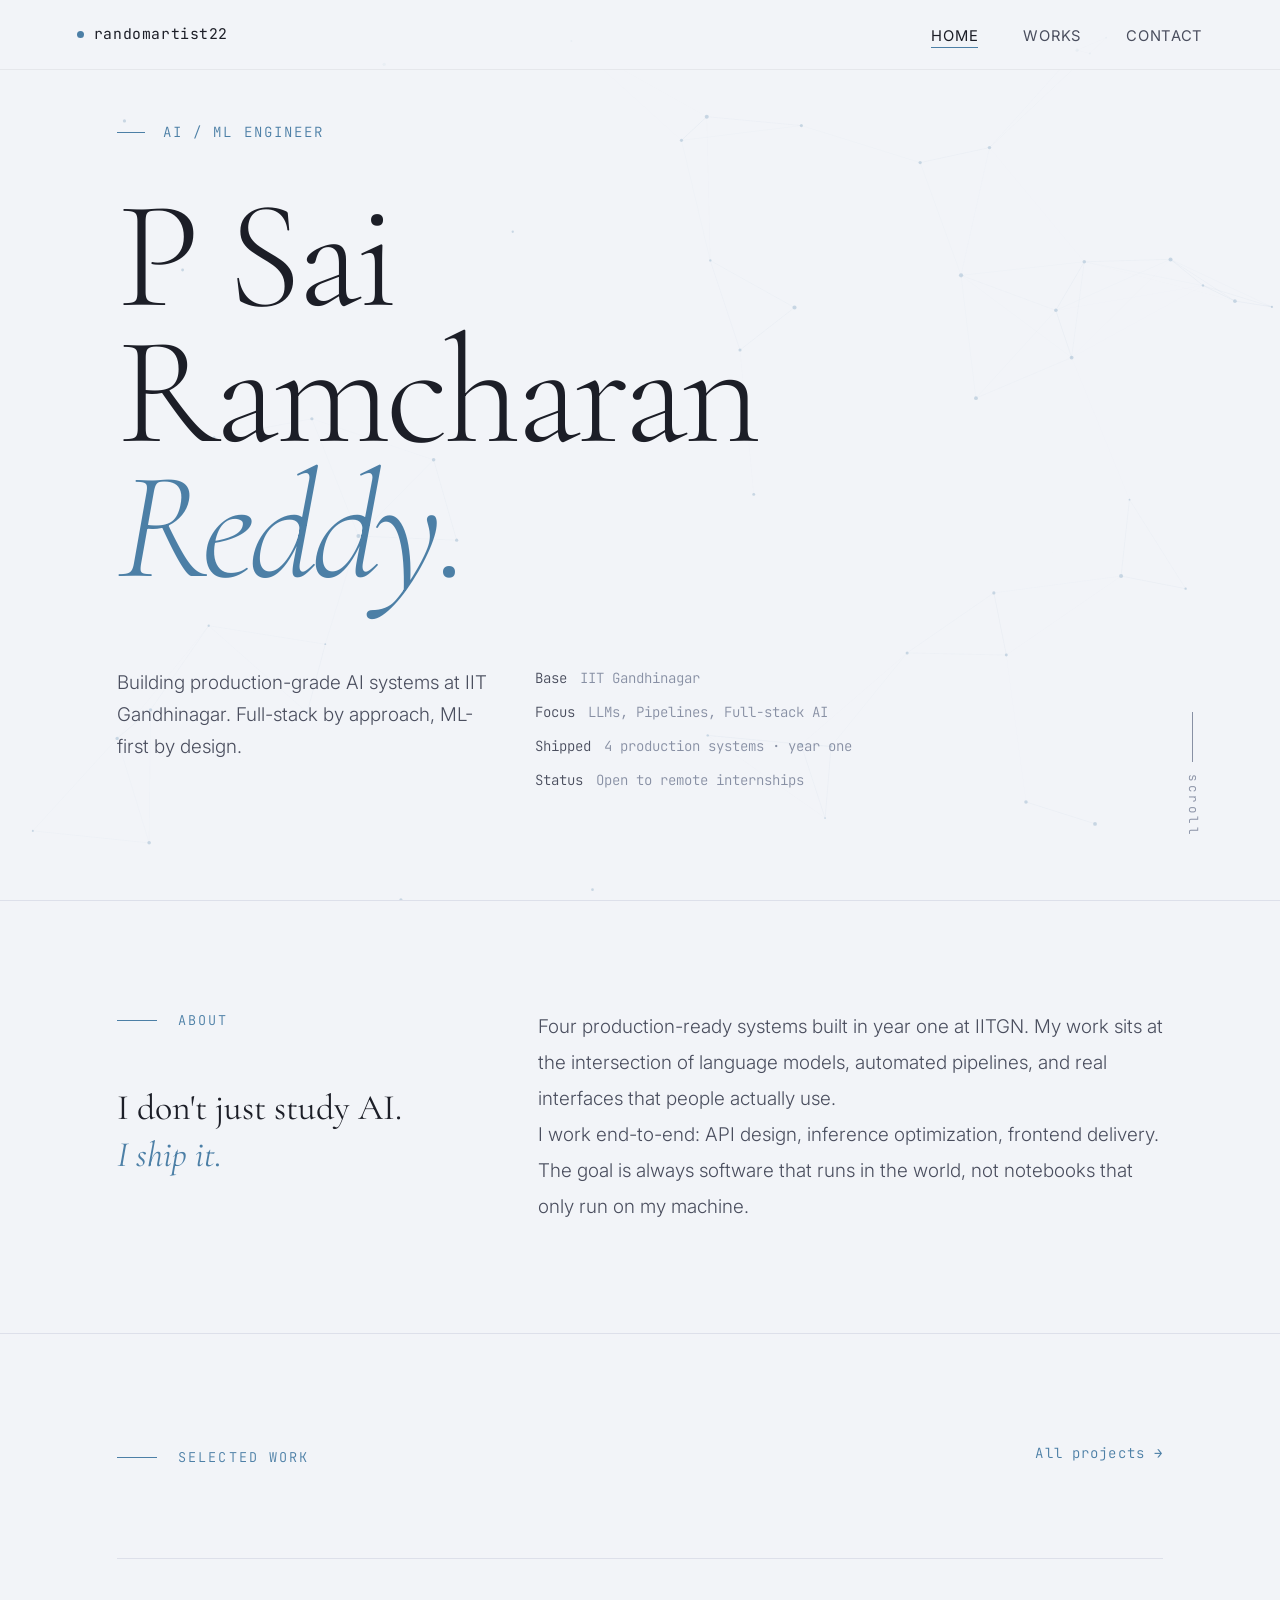
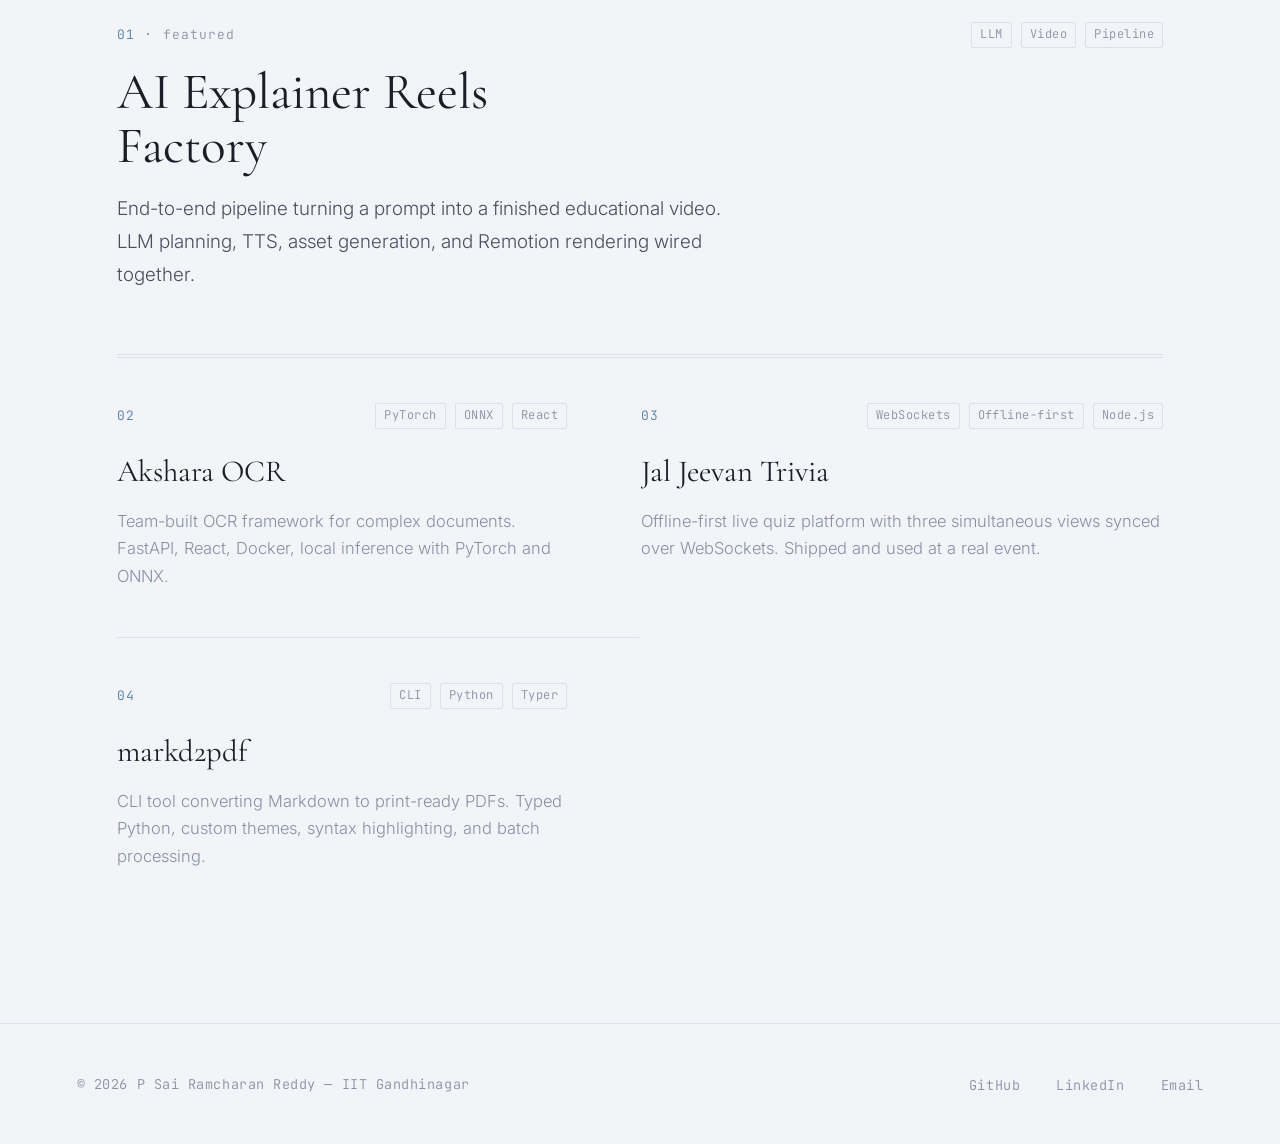
<file: index.html>
<!DOCTYPE html>
<html lang="en">

<head>
    <meta charset="UTF-8">
    <meta name="viewport" content="width=device-width, initial-scale=1.0">

    <!-- Primary meta -->
    <meta name="description"
        content="P Sai Ramcharan Reddy — AI/ML Engineer and builder based at IIT Gandhinagar. Building production-grade AI systems and software.">

    <!-- Open Graph -->
    <meta property="og:title" content="P Sai Ramcharan Reddy — AI Engineer">
    <meta property="og:description"
        content="Building production-grade AI systems at IIT Gandhinagar. Full-stack by approach, ML-first by design.">
    <meta property="og:url" content="https://randomartist22.github.io/">
    <meta property="og:type" content="website">
    <meta property="og:image" content="https://randomartist22.github.io/og-image.png">
    <meta property="og:image:width" content="1200">
    <meta property="og:image:height" content="630">
    <meta property="og:image:alt" content="P Sai Ramcharan Reddy — AI / ML Engineer at IIT Gandhinagar">

    <!-- Twitter Card -->
    <meta name="twitter:card" content="summary_large_image">
    <meta name="twitter:title" content="P Sai Ramcharan Reddy — AI Engineer">
    <meta name="twitter:description"
        content="Building production-grade AI systems at IIT Gandhinagar. Four production tools shipped in year one.">
    <meta name="twitter:image" content="https://randomartist22.github.io/og-image.png">

    <title>Sai Ramcharan — AI Engineer</title>
    <link rel="icon" href="favicon.svg" type="image/svg+xml">

    <link rel="preconnect" href="https://fonts.googleapis.com">
    <link rel="preconnect" href="https://fonts.gstatic.com" crossorigin>
    <link
        href="https://fonts.googleapis.com/css2?family=Cormorant+Garamond:ital,wght@0,300;0,400;0,600;1,300;1,400&family=Inter:wght@300;400;500&family=JetBrains+Mono:wght@300;400&display=swap"
        rel="stylesheet">

    <link rel="stylesheet" href="css/style.css">

    <style>
        /* ---- Page-specific: index.html ---- */

        .hero {
            min-height: 100vh;
            display: flex;
            flex-direction: column;
            justify-content: flex-end;
            padding-bottom: 12vh;
            padding-top: 70px;
            position: relative;
            overflow: hidden;
        }

        #hero-canvas {
            position: absolute;
            inset: 0;
            width: 100%;
            height: 100%;
            opacity: 0.55;
            pointer-events: none;
        }

        .hero-content {
            position: relative;
            z-index: 2;
        }

        .hero-eyebrow {
            font-family: var(--mono);
            font-size: 0.78rem;
            color: var(--accent);
            letter-spacing: 0.15em;
            text-transform: uppercase;
            margin-bottom: 2.5rem;
            display: flex;
            align-items: center;
            gap: 1rem;
        }

        .hero-eyebrow::before {
            content: '';
            display: block;
            width: 28px;
            height: 1px;
            background-color: var(--accent);
        }

        .hero-name {
            font-family: var(--serif);
            font-size: clamp(4.5rem, 12vw, 10rem);
            font-weight: 300;
            line-height: 0.88;
            letter-spacing: -0.03em;
            color: var(--ink);
            margin-bottom: 4rem;
        }

        /* Each name line is its own reveal unit */
        .name-line {
            display: block;
        }

        .hero-name em {
            font-style: italic;
            color: var(--accent);
        }

        .hero-foot {
            display: grid;
            grid-template-columns: 1fr 1fr;
            gap: 2rem;
            max-width: 800px;
        }

        .hero-tagline {
            font-size: 1.05rem;
            font-weight: 300;
            color: var(--ink-mid);
            line-height: 1.7;
        }

        .hero-meta {
            display: flex;
            flex-direction: column;
            justify-content: flex-end;
            gap: 0.6rem;
        }

        .hero-meta-row {
            display: flex;
            align-items: center;
            gap: 0.75rem;
            font-family: var(--mono);
            font-size: 0.78rem;
            color: var(--ink-light);
        }

        .hero-meta-row span.label {
            color: var(--ink-mid);
        }

        .hero-scroll-hint {
            position: fixed;
            bottom: 3.5rem;
            right: 6vw;
            writing-mode: vertical-rl;
            text-orientation: mixed;
            font-family: var(--mono);
            font-size: 0.7rem;
            letter-spacing: 0.2em;
            color: var(--ink-light);
            display: flex;
            align-items: center;
            gap: 12px;
            z-index: 205; /* Above navbar glass */
            transition: opacity 0.6s var(--ease);
            pointer-events: none;
        }

        .hero-scroll-hint::before {
            content: '';
            display: block;
            width: 1px;
            height: 50px;
            background-color: var(--ink-light);
            animation: scrollline 1.8s var(--ease-out) infinite;
        }

        @keyframes scrollline {
            0% {
                transform: scaleY(0);
                transform-origin: top;
            }

            45% {
                transform: scaleY(1);
                transform-origin: top;
            }

            55% {
                transform: scaleY(1);
                transform-origin: bottom;
            }

            100% {
                transform: scaleY(0);
                transform-origin: bottom;
            }
        }



        /* ---- About strip ---- */
        .about-strip {
            padding: 12vh 0;
            border-top: 1px solid var(--bg-3);
        }

        .about-grid {
            display: grid;
            grid-template-columns: 1fr 2fr;
            gap: 6rem;
            align-items: start;
        }

        .about-statement {
            font-family: var(--serif);
            font-size: clamp(1.6rem, 2.8vw, 2.4rem);
            font-weight: 400;
            line-height: 1.3;
            color: var(--ink);
            padding-top: 0.5rem;
        }

        .about-statement em {
            font-style: italic;
            color: var(--accent);
        }

        .about-body {
            font-size: 1.05rem;
            color: var(--ink-mid);
            line-height: 1.9;
        }

        .about-body p+p {
            margin-top: 1.2rem;
        }

        /* ---- Selected work preview ---- */
        .work-preview {
            padding: 12vh 0;
            border-top: 1px solid var(--bg-3);
        }

        .work-preview-header {
            display: flex;
            align-items: baseline;
            justify-content: space-between;
            margin-bottom: 5vh;
        }

        .view-all-link {
            font-family: var(--mono);
            font-size: 0.78rem;
            letter-spacing: 0.08em;
            color: var(--accent);
            display: flex;
            align-items: center;
            gap: 0.5rem;
            transition: gap 0.3s var(--ease);
        }

        .view-all-link:hover {
            gap: 1rem;
        }

        .work-list {
            display: grid;
            grid-template-columns: 1fr 1fr;
            gap: 2px;
        }

        .work-list-item {
            display: block;
            padding: 2.5rem 0;
            border-top: 1px solid var(--bg-3);
            position: relative;
            overflow: hidden;
        }

        /* Accent sweep line on hover */
        .work-list-item::before {
            content: '';
            position: absolute;
            top: -1px;
            left: 0;
            width: 0;
            height: 1px;
            background-color: var(--accent);
            transition: width 0.45s var(--ease);
        }

        .work-list-item:hover::before {
            width: 100%;
        }

        .wli-top {
            display: flex;
            align-items: center;
            justify-content: space-between;
            margin-bottom: 1rem;
        }

        .wli-num {
            font-family: var(--mono);
            font-size: 0.72rem;
            color: var(--accent);
            letter-spacing: 0.1em;
        }

        .wli-tags {
            display: flex;
            gap: 0.5rem;
            flex-wrap: wrap;
        }

        .wli-tag {
            font-family: var(--mono);
            font-size: 0.67rem;
            color: var(--ink-light);
            border: 1px solid var(--bg-3);
            border-radius: 2px;
            padding: 2px 8px;
            letter-spacing: 0.04em;
        }

        .wli-title {
            font-family: var(--serif);
            font-size: 1.7rem;
            font-weight: 400;
            color: var(--ink);
            margin-bottom: 0.6rem;
            transition: color 0.3s, padding-left 0.4s var(--ease);
        }

        .work-list-item:hover .wli-title {
            color: var(--accent);
            padding-left: 0.3rem;
        }

        .wli-desc {
            font-size: 0.92rem;
            color: var(--ink-light);
            line-height: 1.65;
        }

        /* ---- Featured card variant ----
           Project 01 spans both columns with a larger title and more breathing
           room. The remaining items (02-04) fall into a 2-col grid below it. */
        .work-list-item--featured {
            grid-column: 1 / -1;
            padding-top: 3.5rem;
            padding-bottom: 3.5rem;
            border-bottom: 1px solid var(--bg-3);
        }

        .work-list-item--featured .wli-num::after {
            content: ' \00b7  featured';
            color: var(--ink-light);
            letter-spacing: 0.08em;
        }

        .work-list-item--featured .wli-title {
            font-size: clamp(2.4rem, 4vw, 3.2rem);
            margin-top: 0.5rem;
            margin-bottom: 1rem;
            line-height: 1.05;
            max-width: 18ch;
        }

        .work-list-item--featured .wli-desc {
            font-size: 1.05rem;
            color: var(--ink-mid);
            max-width: 640px;
            line-height: 1.75;
        }

        /* After featured spans both cols, items 2 and 4 are visual col-1.
           They get the asymmetric right-padding for breathing room. */
        .work-list-item:nth-child(even):not(.work-list-item--featured) {
            padding-right: 4rem;
        }

        /* Responsive */
        @media (max-width: 900px) {
            .about-grid {
                grid-template-columns: 1fr;
                gap: 3rem;
            }

            .work-list {
                grid-template-columns: 1fr;
            }

            .work-list-item:nth-child(even):not(.work-list-item--featured) {
                padding-right: 0;
            }

            .work-list-item--featured {
                padding-top: 2.5rem;
                padding-bottom: 2.5rem;
            }

            .hero-foot {
                grid-template-columns: 1fr;
            }
        }
    </style>
</head>

<body>

    <!-- ======== Navigation ======== -->
    <nav class="site-nav">
        <a href="index.html" class="nav-logo">
            <div class="nav-dot"></div>
            randomartist22
        </a>
        <ul class="nav-links">
            <li><a href="index.html">Home</a></li>
            <li><a href="works.html">Works</a></li>
            <li><a href="contact.html">Contact</a></li>
        </ul>
        <button class="hamburger" id="hamburger" aria-label="Open menu" aria-expanded="false">
            <span class="hamburger-line"></span>
            <span class="hamburger-line"></span>
            <span class="hamburger-line"></span>
        </button>
    </nav>

    <!-- Mobile menu -->
    <div class="mobile-menu" id="mobile-menu">
        <ul>
            <li><a href="index.html">Home</a></li>
            <li><a href="works.html">Works</a></li>
            <li><a href="contact.html">Contact</a></li>
        </ul>
    </div>

    <!-- ======== Hero ======== -->
    <section class="hero">
        <canvas id="hero-canvas" aria-hidden="true"></canvas>

        <div class="container hero-content">
            <div class="hero-scroll-hint" aria-hidden="true">scroll</div>

            <div class="hero-eyebrow sr">
                AI / ML Engineer
            </div>

            <!-- Each line is its own reveal, staggered -->
            <h1 class="hero-name">
                <span class="name-line sr sr-d1">P Sai</span>
                <span class="name-line sr sr-d2">Ramcharan</span>
                <span class="name-line sr sr-d3"><em>Reddy.</em></span>
            </h1>

            <div class="hero-foot sr sr-d4">
                <p class="hero-tagline">
                    Building production-grade AI systems at IIT Gandhinagar.
                    Full-stack by approach, ML-first by design.
                </p>
                <div class="hero-meta">
                    <div class="hero-meta-row">
                        <span class="label">Base</span>
                        IIT Gandhinagar
                    </div>
                    <div class="hero-meta-row">
                        <span class="label">Focus</span>
                        LLMs, Pipelines, Full-stack AI
                    </div>
                    <div class="hero-meta-row">
                        <span class="label">Shipped</span>
                        4 production systems &middot; year one
                    </div>
                    <div class="hero-meta-row">
                        <span class="label">Status</span>
                        Open to remote internships
                    </div>
                </div>
            </div>
        </div>
    </section>

    <!-- ======== About Strip ======== -->
    <section class="about-strip">
        <div class="container">
            <div class="about-grid">
                <div class="sr">
                    <div class="section-label">
                        <span class="section-label-text">About</span>
                    </div>
                    <p class="about-statement">
                        I don't just study AI.<br>
                        <em>I ship it.</em>
                    </p>
                </div>
                <div class="sr sr-d1">
                    <p class="about-body">
                        Four production-ready systems built in year one at IITGN. My work sits at the intersection of
                        language models, automated pipelines, and real interfaces that people actually use.
                    </p>
                    <p class="about-body">
                        I work end-to-end: API design, inference optimization, frontend delivery. The goal is always
                        software that runs in the world, not notebooks that only run on my machine.
                    </p>
                </div>
            </div>
        </div>
    </section>

    <!-- ======== Work Preview ======== -->
    <section class="work-preview">
        <div class="container">
            <div class="work-preview-header">
                <div class="section-label sr">
                    <span class="section-label-text">Selected Work</span>
                </div>
                <a href="works.html" class="view-all-link sr sr-d1">
                    All projects &rarr;
                </a>
            </div>

            <div class="work-list">
                <a href="works.html#reels" class="work-list-item work-list-item--featured sr">
                    <div class="wli-top">
                        <span class="wli-num">01</span>
                        <div class="wli-tags">
                            <span class="wli-tag">LLM</span>
                            <span class="wli-tag">Video</span>
                            <span class="wli-tag">Pipeline</span>
                        </div>
                    </div>
                    <div class="wli-title">AI Explainer Reels Factory</div>
                    <p class="wli-desc">End-to-end pipeline turning a prompt into a finished educational video. LLM
                        planning, TTS, asset generation, and Remotion rendering wired together.</p>
                </a>

                <a href="works.html#ocr" class="work-list-item sr sr-d1">
                    <div class="wli-top">
                        <span class="wli-num">02</span>
                        <div class="wli-tags">
                            <span class="wli-tag">PyTorch</span>
                            <span class="wli-tag">ONNX</span>
                            <span class="wli-tag">React</span>
                        </div>
                    </div>
                    <div class="wli-title">Akshara OCR</div>
                    <p class="wli-desc">Team-built OCR framework for complex documents. FastAPI, React, Docker, local
                        inference with PyTorch and ONNX.</p>
                </a>

                <a href="works.html#trivia" class="work-list-item sr sr-d2">
                    <div class="wli-top">
                        <span class="wli-num">03</span>
                        <div class="wli-tags">
                            <span class="wli-tag">WebSockets</span>
                            <span class="wli-tag">Offline-first</span>
                            <span class="wli-tag">Node.js</span>
                        </div>
                    </div>
                    <div class="wli-title">Jal Jeevan Trivia</div>
                    <p class="wli-desc">Offline-first live quiz platform with three simultaneous views synced over
                        WebSockets. Shipped and used at a real event.</p>
                </a>

                <a href="works.html#markd2pdf" class="work-list-item sr sr-d3">
                    <div class="wli-top">
                        <span class="wli-num">04</span>
                        <div class="wli-tags">
                            <span class="wli-tag">CLI</span>
                            <span class="wli-tag">Python</span>
                            <span class="wli-tag">Typer</span>
                        </div>
                    </div>
                    <div class="wli-title">markd2pdf</div>
                    <p class="wli-desc">CLI tool converting Markdown to print-ready PDFs. Typed Python, custom themes,
                        syntax highlighting, and batch processing.</p>
                </a>
            </div>
        </div>
    </section>

    <!-- ======== Footer ======== -->
    <footer class="site-footer">
        <div class="footer-copy">
            &copy; 2026 P Sai Ramcharan Reddy &mdash; IIT Gandhinagar
        </div>
        <ul class="footer-links">
            <li><a href="https://github.com/RandomArtist22" target="_blank" rel="noopener">GitHub</a></li>
            <li><a href="https://www.linkedin.com/in/p-sai-ramcharan-reddy/" target="_blank" rel="noopener">LinkedIn</a></li>
            <li><a href="mailto:p.reddy@iitgn.ac.in">Email</a></li>
        </ul>
    </footer>

    <script>
        // ---- Scroll reveal ----
        const srEls = document.querySelectorAll('.sr');
        const srObs = new IntersectionObserver(entries => {
            entries.forEach(e => { if (e.isIntersecting) { e.target.classList.add('in'); srObs.unobserve(e.target); } });
        }, { threshold: 0.12 });
        srEls.forEach(el => srObs.observe(el));
        window.addEventListener('load', () => {
            srEls.forEach(el => { if (el.getBoundingClientRect().top < window.innerHeight * 0.92) el.classList.add('in'); });
        });

        // ---- Mobile hamburger ----
        const hamburger = document.getElementById('hamburger');
        const mobileMenu = document.getElementById('mobile-menu');
        hamburger.addEventListener('click', () => {
            const isOpen = mobileMenu.classList.toggle('open');
            hamburger.classList.toggle('is-open', isOpen);
            hamburger.setAttribute('aria-expanded', isOpen);
        });
        document.addEventListener('click', e => {
            if (!hamburger.contains(e.target) && !mobileMenu.contains(e.target)) {
                mobileMenu.classList.remove('open');
                hamburger.classList.remove('is-open');
                hamburger.setAttribute('aria-expanded', false);
            }
        });

        // ---- Page transitions ----
        document.querySelectorAll('a[href]').forEach(a => {
            const href = a.getAttribute('href');
            if (href && !href.startsWith('http') && !href.startsWith('mailto') && !href.startsWith('#')) {
                a.addEventListener('click', e => {
                    e.preventDefault();
                    const dest = a.href;
                    document.body.classList.add('page-exit');
                    setTimeout(() => { window.location.href = dest; }, 260);
                });
            }
        });
        // Fix: bfcache restores page with page-exit class applied (back button = blank page)
        window.addEventListener('pageshow', () => document.body.classList.remove('page-exit'));

        // ---- Active nav ----
        const currentPage = window.location.pathname.split('/').pop() || 'index.html';
        document.querySelectorAll('.nav-links a, .mobile-menu a').forEach(link => {
            const lhref = link.getAttribute('href');
            if (lhref && (lhref === currentPage || (currentPage === '' && lhref === 'index.html'))) {
                link.classList.add('active');
            }
        });

        // ---- Hero canvas ----
        const canvas = document.getElementById('hero-canvas');
        const ctx = canvas.getContext('2d');
        const DOT = '76, 127, 166';
        let W, H, points, raf;

        function resize() {
            W = canvas.clientWidth; H = canvas.clientHeight;
            canvas.width = W * devicePixelRatio; canvas.height = H * devicePixelRatio;
            ctx.scale(devicePixelRatio, devicePixelRatio);
            const count = Math.max(20, Math.floor(W * H / 22000));
            points = Array.from({ length: count }, () => ({
                x: Math.random() * W, y: Math.random() * H,
                vx: (Math.random() - 0.5) * 0.22, vy: (Math.random() - 0.5) * 0.22,
                r: Math.random() * 1.4 + 0.8,
            }));
        }

        function draw() {
            ctx.clearRect(0, 0, W, H);
            const LINK = W * 0.14;
            for (let i = 0; i < points.length; i++) {
                const p = points[i];
                p.x += p.vx; p.y += p.vy;
                if (p.x < 0 || p.x > W) { p.vx *= -1; p.x = Math.max(0, Math.min(W, p.x)); }
                if (p.y < 0 || p.y > H) { p.vy *= -1; p.y = Math.max(0, Math.min(H, p.y)); }
                for (let j = i + 1; j < points.length; j++) {
                    const q = points[j];
                    const dx = p.x - q.x, dy = p.y - q.y;
                    const dist = Math.sqrt(dx * dx + dy * dy);
                    if (dist < LINK) {
                        ctx.beginPath(); ctx.moveTo(p.x, p.y); ctx.lineTo(q.x, q.y);
                        ctx.strokeStyle = `rgba(${DOT}, ${(1 - dist / LINK) * 0.18})`; ctx.lineWidth = 0.6; ctx.stroke();
                    }
                }
            }
            for (const p of points) {
                ctx.beginPath(); ctx.arc(p.x, p.y, p.r, 0, Math.PI * 2);
                ctx.fillStyle = `rgba(${DOT}, 0.45)`; ctx.fill();
            }
            raf = requestAnimationFrame(draw);
        }

        window.addEventListener('resize', () => { cancelAnimationFrame(raf); resize(); raf = requestAnimationFrame(draw); });
        resize(); draw();

        // ---- Scroll Hint Fade ----
        const scrollHint = document.querySelector('.hero-scroll-hint');
        if (scrollHint) {
            window.addEventListener('scroll', () => {
                if (window.scrollY > 120) {
                    scrollHint.style.opacity = '0';
                } else {
                    scrollHint.style.opacity = '1';
                }
            });
        }
    </script>
</body>

</html>
</file>
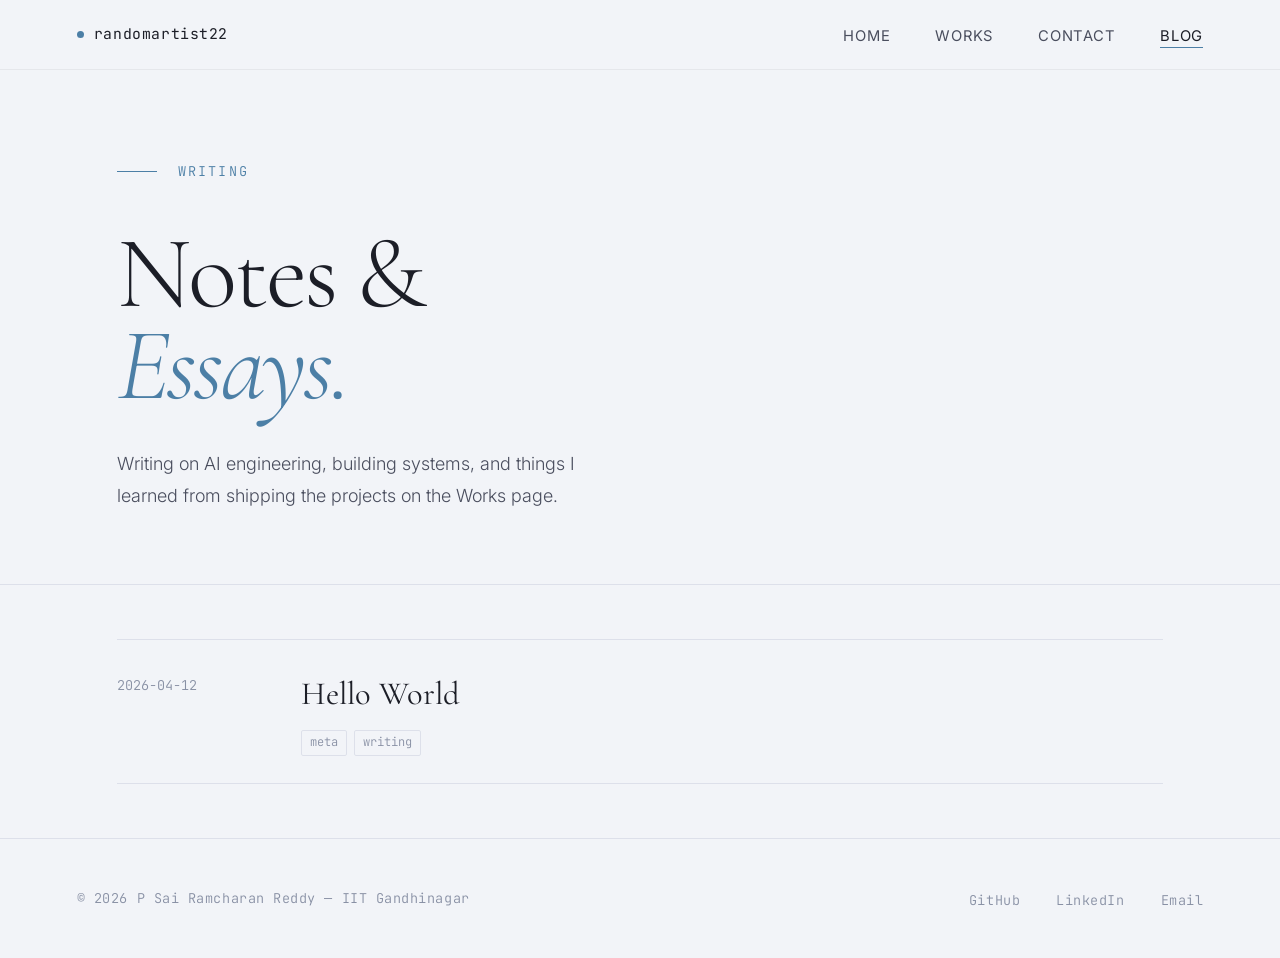
<file: blog/index.html>
<!DOCTYPE html>
<html lang="en">
<head><meta charset="UTF-8"><meta name="viewport" content="width=device-width,initial-scale=1.0">
<link rel="icon" href="../favicon.svg" type="image/svg+xml">
<link rel="preconnect" href="https://fonts.googleapis.com">
<link rel="preconnect" href="https://fonts.gstatic.com" crossorigin>
<link href="https://fonts.googleapis.com/css2?family=Cormorant+Garamond:ital,wght@0,300;0,400;0,600;1,300;1,400&family=Inter:wght@300;400;500&family=JetBrains+Mono:wght@300;400&display=swap" rel="stylesheet">
<link rel="stylesheet" href="../css/style.css">
<meta name="description" content="Blog — P Sai Ramcharan Reddy. Writing on AI engineering, building systems, and side projects.">
<title>Blog — Sai Ramcharan</title>
<style>
.blog-header{padding:calc(70px + 10vh) 0 8vh;border-bottom:1px solid var(--bg-3)}
.blog-title{font-family:var(--serif);font-size:clamp(4rem,8vw,7rem);font-weight:300;letter-spacing:-.03em;line-height:.9}
.blog-title em{font-style:italic;color:var(--accent)}
.blog-intro{font-size:1rem;color:var(--ink-mid);line-height:1.8;max-width:480px;margin-top:2rem}
.posts-list{padding:6vh 0}
.post-item{display:grid;grid-template-columns:130px 1fr;gap:3rem;padding:3vh 0;border-top:1px solid var(--bg-3);align-items:start}
.post-item:last-child{border-bottom:1px solid var(--bg-3)}
.pi-date{font-family:var(--mono);font-size:.75rem;color:var(--ink-light);padding-top:.35rem}
.pi-title{font-family:var(--serif);font-size:1.8rem;font-weight:400;color:var(--ink);margin-bottom:.5rem;transition:color .3s,padding-left .4s cubic-bezier(.76,0,.24,1)}
.pi-content a:hover .pi-title{color:var(--accent);padding-left:.3rem}
.pi-tags{display:flex;gap:.4rem;flex-wrap:wrap;margin-top:.4rem}
.pi-tag{font-family:var(--mono);font-size:.67rem;border:1px solid var(--bg-3);border-radius:2px;padding:2px 8px;color:var(--ink-light)}
.empty-state{padding:8vh 0;font-family:var(--serif);font-size:1.5rem;color:var(--ink-light);font-style:italic}
@media(max-width:768px){.post-item{grid-template-columns:1fr;gap:.5rem}}
</style>
</head>
<body>
<nav class="site-nav">
  <a href="../index.html" class="nav-logo"><div class="nav-dot"></div>randomartist22</a>
  <ul class="nav-links">
    <li><a href="../index.html">Home</a></li>
    <li><a href="../works.html">Works</a></li>
    <li><a href="../contact.html">Contact</a></li>
    <li><a href="index.html" class="active">Blog</a></li>
  </ul>
  <button class="hamburger" id="hamburger" aria-label="Open menu" aria-expanded="false">
    <span class="hamburger-line"></span>
    <span class="hamburger-line"></span>
    <span class="hamburger-line"></span>
  </button>
</nav>
<div class="mobile-menu" id="mobile-menu">
  <ul>
    <li><a href="../index.html">Home</a></li>
    <li><a href="../works.html">Works</a></li>
    <li><a href="../contact.html">Contact</a></li>
    <li><a href="index.html">Blog</a></li>
  </ul>
</div>
<header class="blog-header">
  <div class="container">
    <div class="section-label"><span class="section-label-text">Writing</span></div>
    <h1 class="blog-title">Notes &amp;<br><em>Essays.</em></h1>
    <p class="blog-intro">Writing on AI engineering, building systems, and things I learned from shipping the projects on the Works page.</p>
  </div>
</header>
<main>
  <div class="container"><div class="posts-list"><div class="post-item">
  <div class="pi-date">2026-04-12</div>
  <div class="pi-content">
    <a href="hello-world.html">
      <div class="pi-title">Hello World</div>
    </a>
    <div class="pi-tags"><span class="pi-tag">meta</span><span class="pi-tag">writing</span></div>
  </div>
</div></div></div>
</main>
<footer class="site-footer">
  <div class="footer-copy">&copy; 2026 P Sai Ramcharan Reddy &mdash; IIT Gandhinagar</div>
  <ul class="footer-links">
    <li><a href="https://github.com/RandomArtist22" target="_blank" rel="noopener">GitHub</a></li>
    <li><a href="https://www.linkedin.com/in/p-sai-ramcharan-reddy/" target="_blank" rel="noopener">LinkedIn</a></li>
    <li><a href="mailto:p.reddy@iitgn.ac.in">Email</a></li>
  </ul>
</footer>
<script>
const _h=document.getElementById('hamburger'),_m=document.getElementById('mobile-menu');
_h.addEventListener('click',()=>{const o=_m.classList.toggle('open');_h.classList.toggle('is-open',o);_h.setAttribute('aria-expanded',o)});
document.querySelectorAll('a[href]').forEach(a=>{const href=a.getAttribute('href');if(href&&!href.startsWith('http')&&!href.startsWith('mailto')&&!href.startsWith('#')){a.addEventListener('click',e=>{e.preventDefault();document.body.classList.add('page-exit');setTimeout(()=>window.location.href=a.href,260)})}});
window.addEventListener('pageshow',()=>document.body.classList.remove('page-exit'));
</script>
</body>
</html>
</file>
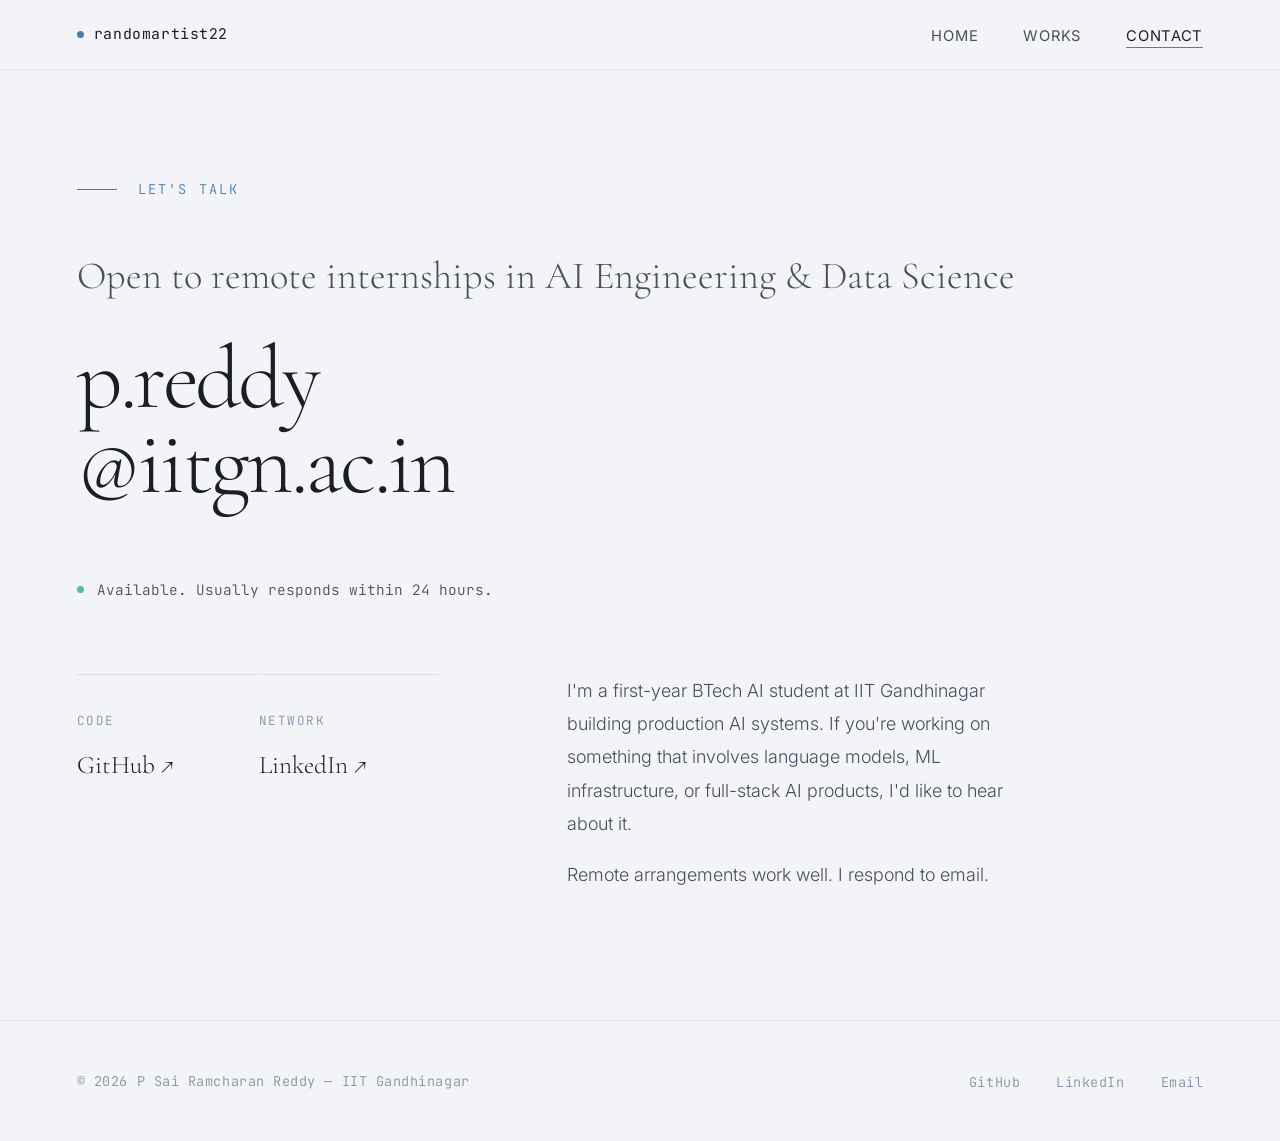
<file: contact.html>
<!DOCTYPE html>
<html lang="en">
<head>
    <meta charset="UTF-8">
    <meta name="viewport" content="width=device-width, initial-scale=1.0">
    <meta name="description" content="Contact P Sai Ramcharan Reddy — AI/ML Engineer open to remote internships.">

    <!-- Open Graph -->
    <meta property="og:title" content="Contact — P Sai Ramcharan Reddy">
    <meta property="og:description" content="Open to remote internships in AI Engineering and Data Science. Based at IIT Gandhinagar.">
    <meta property="og:url" content="https://randomartist22.github.io/contact.html">
    <meta property="og:type" content="website">
    <meta property="og:image" content="https://randomartist22.github.io/og-image.png">
    <meta property="og:image:width" content="1200">
    <meta property="og:image:height" content="630">
    <meta property="og:image:alt" content="P Sai Ramcharan Reddy — AI / ML Engineer at IIT Gandhinagar">

    <!-- Twitter Card -->
    <meta name="twitter:card" content="summary_large_image">
    <meta name="twitter:title" content="Contact — P Sai Ramcharan Reddy">
    <meta name="twitter:description" content="Open to remote internships in AI Engineering. Based at IIT Gandhinagar.">
    <meta name="twitter:image" content="https://randomartist22.github.io/og-image.png">

    <title>Contact — Sai Ramcharan</title>
    <link rel="icon" href="favicon.svg" type="image/svg+xml">

    <link rel="preconnect" href="https://fonts.googleapis.com">
    <link rel="preconnect" href="https://fonts.gstatic.com" crossorigin>
    <link href="https://fonts.googleapis.com/css2?family=Cormorant+Garamond:ital,wght@0,300;0,400;0,600;1,300;1,400&family=Inter:wght@300;400;500&family=JetBrains+Mono:wght@300;400&display=swap" rel="stylesheet">

    <link rel="stylesheet" href="css/style.css">

    <style>
        /* ---- Page-specific: contact.html ---- */

        .contact-page {
            min-height: 100vh;
            display: flex;
            flex-direction: column;
        }

        .contact-main {
            flex: 1;
            display: flex;
            flex-direction: column;
            justify-content: center;
            padding: calc(70px + 12vh) 6vw 10vh;
        }

        /* Big CTA email */
        .contact-heading {
            font-family: var(--serif);
            font-size: clamp(1.4rem, 3vw, 2.2rem);
            font-weight: 300;
            color: var(--ink-mid);
            margin-bottom: 1.5rem;
        }

        .contact-email-link {
            display: block;
            font-family: var(--serif);
            font-size: clamp(2.8rem, 7vw, 6.5rem);
            font-weight: 300;
            color: var(--ink);
            letter-spacing: -0.03em;
            line-height: 0.95;
            margin-bottom: 4rem;
            position: relative;
            width: fit-content;
            transition: color 0.4s var(--ease);
        }

        .contact-email-link::after {
            content: '';
            position: absolute;
            bottom: -8px;
            left: 0;
            width: 0;
            height: 2px;
            background-color: var(--accent);
            transition: width 0.6s var(--ease);
        }

        .contact-email-link:hover {
            color: var(--accent);
        }

        .contact-email-link:hover::after {
            width: 100%;
        }

        /* Status bar */
        .contact-status-bar {
            display: flex;
            align-items: center;
            gap: 0.75rem;
            margin-bottom: 4rem;
            font-family: var(--mono);
            font-size: 0.8rem;
            color: var(--ink-mid);
        }

        .status-dot {
            width: 7px;
            height: 7px;
            border-radius: 50%;
            background-color: #5cba8e; /* Soft green — available */
            animation: pulse-dot 2.5s ease-in-out infinite;
        }

        @keyframes pulse-dot {
            0%, 100% { box-shadow: 0 0 0 0 rgba(92, 186, 142, 0.45); }
            50%       { box-shadow: 0 0 0 6px rgba(92, 186, 142, 0);  }
        }

        /* Social links grid */
        .contact-links-grid {
            display: grid;
            grid-template-columns: repeat(2, 180px);
            gap: 2px;
            margin-bottom: 6rem;
        }

        .contact-link-item {
            padding: 2rem 0;
            border-top: 1px solid var(--bg-3);
        }

        .contact-link-item:nth-child(-n+3) {
            /* no extra styling needed for first row */
        }

        .cli-label {
            display: block;
            font-family: var(--mono);
            font-size: 0.7rem;
            color: var(--ink-light);
            letter-spacing: 0.12em;
            text-transform: uppercase;
            margin-bottom: 0.75rem;
        }

        .cli-value {
            font-family: var(--serif);
            font-size: 1.4rem;
            color: var(--ink);
            position: relative;
            display: inline-block;
            transition: color 0.3s;
        }

        .cli-value::after {
            content: '';
            position: absolute;
            bottom: 0;
            left: 0;
            width: 0;
            height: 1px;
            background-color: var(--ink);
            transition: width 0.4s var(--ease);
        }

        .contact-link-item:hover .cli-value {
            color: var(--accent);
        }

        .contact-link-item:hover .cli-value::after {
            width: 100%;
            background-color: var(--accent);
        }

        /* Right-side note */
        .contact-note {
            max-width: 480px;
        }

        .contact-note-text {
            font-size: 1rem;
            color: var(--ink-mid);
            line-height: 1.85;
        }

        /* Two-col layout for links + note */
        .contact-bottom {
            display: grid;
            grid-template-columns: auto 1fr;
            gap: 10vw;
            align-items: start;
        }

        /* Responsive */
        @media (max-width: 768px) {
            .contact-links-grid {
                grid-template-columns: 1fr 1fr;
            }
            .contact-bottom {
                grid-template-columns: 1fr;
                gap: 4rem;
            }
        }
    </style>
</head>
<body>

<!-- ======== Navigation ======== -->
<nav class="site-nav">
    <a href="index.html" class="nav-logo">
        <div class="nav-dot"></div>
        randomartist22
    </a>
    <ul class="nav-links">
        <li><a href="index.html">Home</a></li>
        <li><a href="works.html">Works</a></li>
        <li><a href="contact.html">Contact</a></li>
    </ul>
    <button class="hamburger" id="hamburger" aria-label="Open menu" aria-expanded="false">
        <span class="hamburger-line"></span>
        <span class="hamburger-line"></span>
        <span class="hamburger-line"></span>
    </button>
</nav>

<!-- Mobile menu -->
<div class="mobile-menu" id="mobile-menu">
    <ul>
        <li><a href="index.html">Home</a></li>
        <li><a href="works.html">Works</a></li>
        <li><a href="contact.html">Contact</a></li>
    </ul>
</div>

<!-- ======== Contact Main ======== -->
<main class="contact-page">
    <div class="contact-main">

        <div class="section-label sr">
            <span class="section-label-text">Let's talk</span>
        </div>

        <p class="contact-heading sr sr-d1">
            Open to remote internships in AI Engineering &amp; Data Science
        </p>

        <a href="mailto:p.reddy@iitgn.ac.in" class="contact-email-link sr sr-d2">
            p.reddy<br>@iitgn.ac.in
        </a>

        <div class="contact-status-bar sr sr-d3">
            <span class="status-dot"></span>
            Available. Usually responds within 24 hours.
        </div>

        <div class="contact-bottom sr sr-d4">
            <div class="contact-links-grid">
                <a href="https://github.com/RandomArtist22" target="_blank" rel="noopener" class="contact-link-item">
                    <span class="cli-label">Code</span>
                    <span class="cli-value">GitHub &nearr;</span>
                </a>
                <a href="https://www.linkedin.com/in/p-sai-ramcharan-reddy/" target="_blank" rel="noopener" class="contact-link-item">
                    <span class="cli-label">Network</span>
                    <span class="cli-value">LinkedIn &nearr;</span>
                </a>
            </div>

            <div class="contact-note">
                <p class="contact-note-text">
                    I'm a first-year BTech AI student at IIT Gandhinagar building production AI systems. If you're working on something that involves language models, ML infrastructure, or full-stack AI products, I'd like to hear about it.
                </p>
                <p class="contact-note-text" style="margin-top: 1rem;">
                    Remote arrangements work well. I respond to email.
                </p>
            </div>
        </div>

    </div>

    <!-- Footer -->
    <footer class="site-footer">
        <div class="footer-copy">
            &copy; 2026 P Sai Ramcharan Reddy &mdash; IIT Gandhinagar
        </div>
        <ul class="footer-links">
            <li><a href="https://github.com/RandomArtist22" target="_blank" rel="noopener">GitHub</a></li>
            <li><a href="https://www.linkedin.com/in/p-sai-ramcharan-reddy/" target="_blank" rel="noopener">LinkedIn</a></li>
            <li><a href="mailto:p.reddy@iitgn.ac.in">Email</a></li>
        </ul>
    </footer>
</main>

<script>
    // ---- Scroll reveal ----
    const srEls = document.querySelectorAll('.sr');
    const srObs = new IntersectionObserver(entries => {
        entries.forEach(e => { if (e.isIntersecting) { e.target.classList.add('in'); srObs.unobserve(e.target); } });
    }, { threshold: 0.1 });
    srEls.forEach(el => srObs.observe(el));
    window.addEventListener('load', () => {
        srEls.forEach(el => { if (el.getBoundingClientRect().top < window.innerHeight * 0.95) el.classList.add('in'); });
    });

    // ---- Mobile hamburger ----
    const hamburger = document.getElementById('hamburger');
    const mobileMenu = document.getElementById('mobile-menu');
    hamburger.addEventListener('click', () => {
        const isOpen = mobileMenu.classList.toggle('open');
        hamburger.classList.toggle('is-open', isOpen);
        hamburger.setAttribute('aria-expanded', isOpen);
    });
    document.addEventListener('click', e => {
        if (!hamburger.contains(e.target) && !mobileMenu.contains(e.target)) {
            mobileMenu.classList.remove('open');
            hamburger.classList.remove('is-open');
            hamburger.setAttribute('aria-expanded', false);
        }
    });

    // ---- Page transitions ----
    document.querySelectorAll('a[href]').forEach(a => {
        const href = a.getAttribute('href');
        if (href && !href.startsWith('http') && !href.startsWith('mailto') && !href.startsWith('#')) {
            a.addEventListener('click', e => {
                e.preventDefault();
                document.body.classList.add('page-exit');
                setTimeout(() => { window.location.href = a.href; }, 260);
            });
        }
    });
    window.addEventListener('pageshow', () => document.body.classList.remove('page-exit'));

    // ---- Active nav ----
    const currentPage = window.location.pathname.split('/').pop() || 'index.html';
    document.querySelectorAll('.nav-links a, .mobile-menu a').forEach(link => {
        const lhref = link.getAttribute('href');
        if (lhref && lhref === currentPage) link.classList.add('active');
    });
</script>
</body>
</html>
</file>
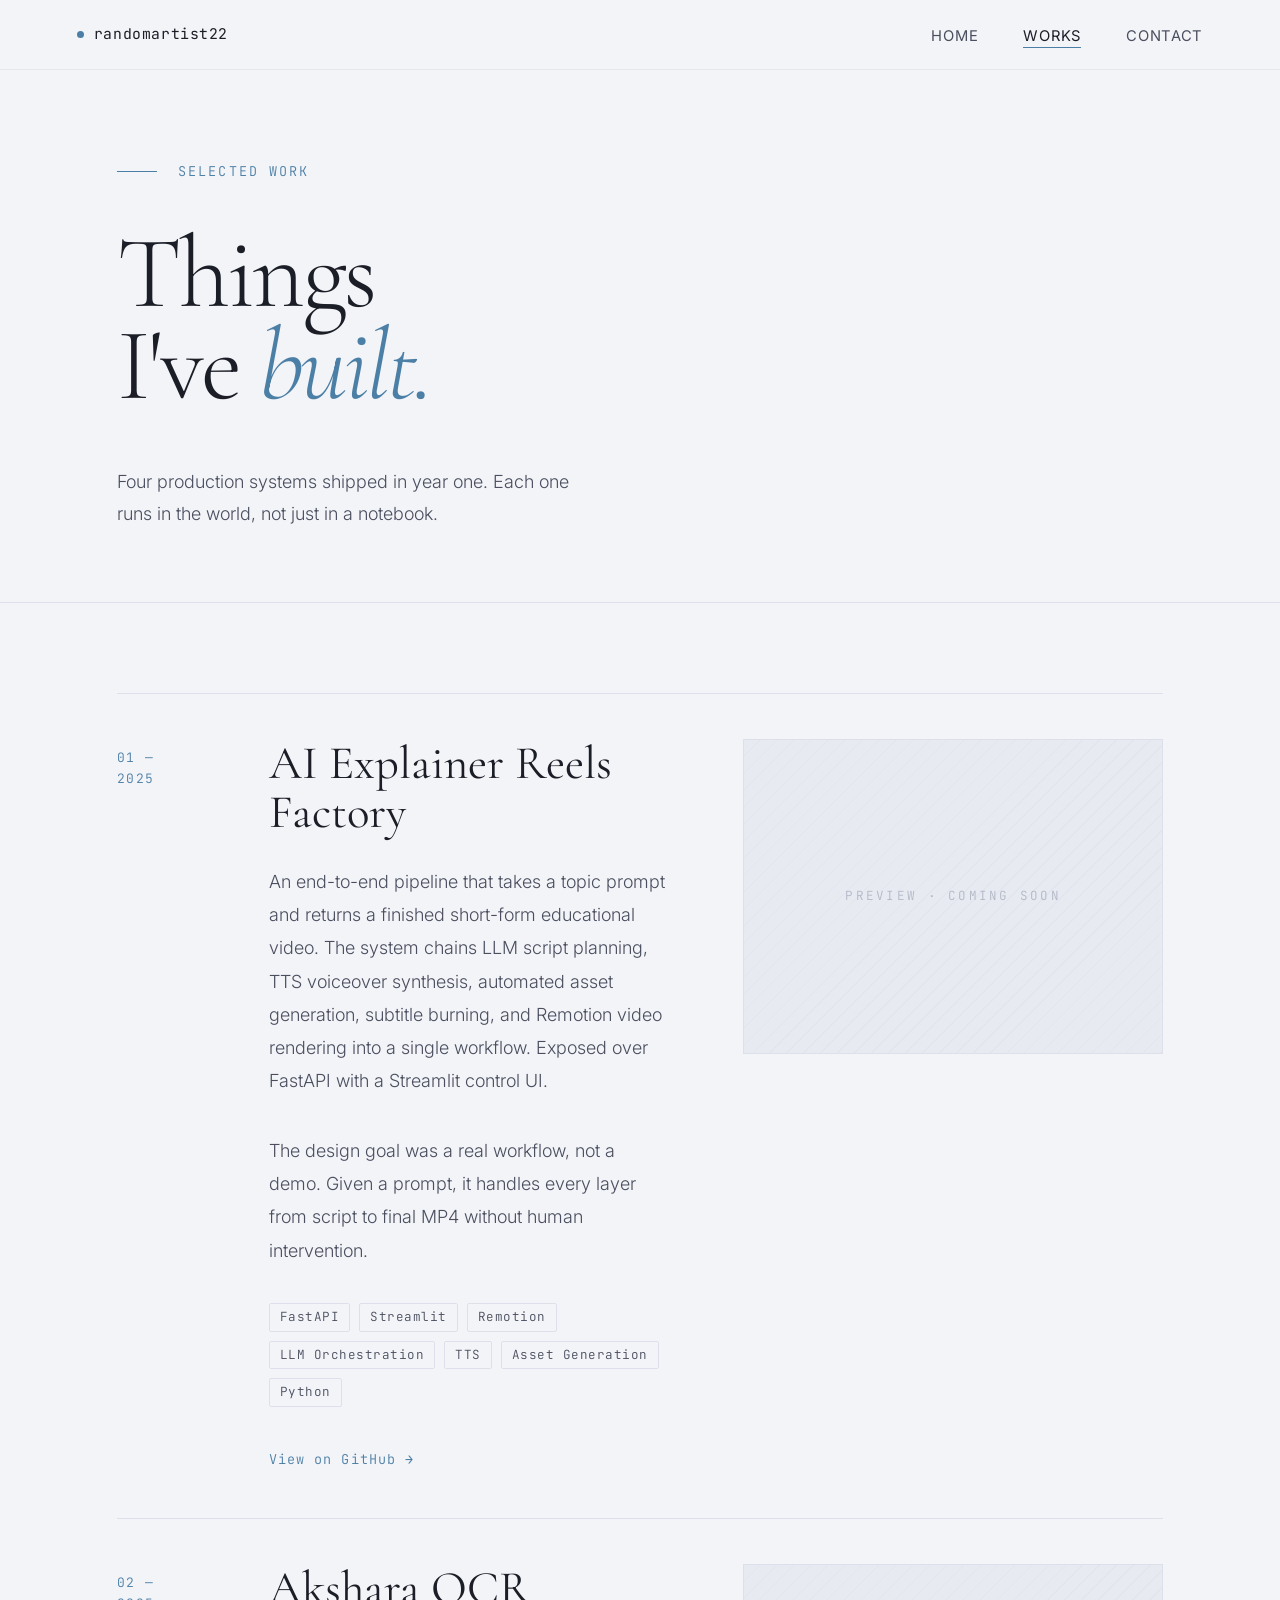
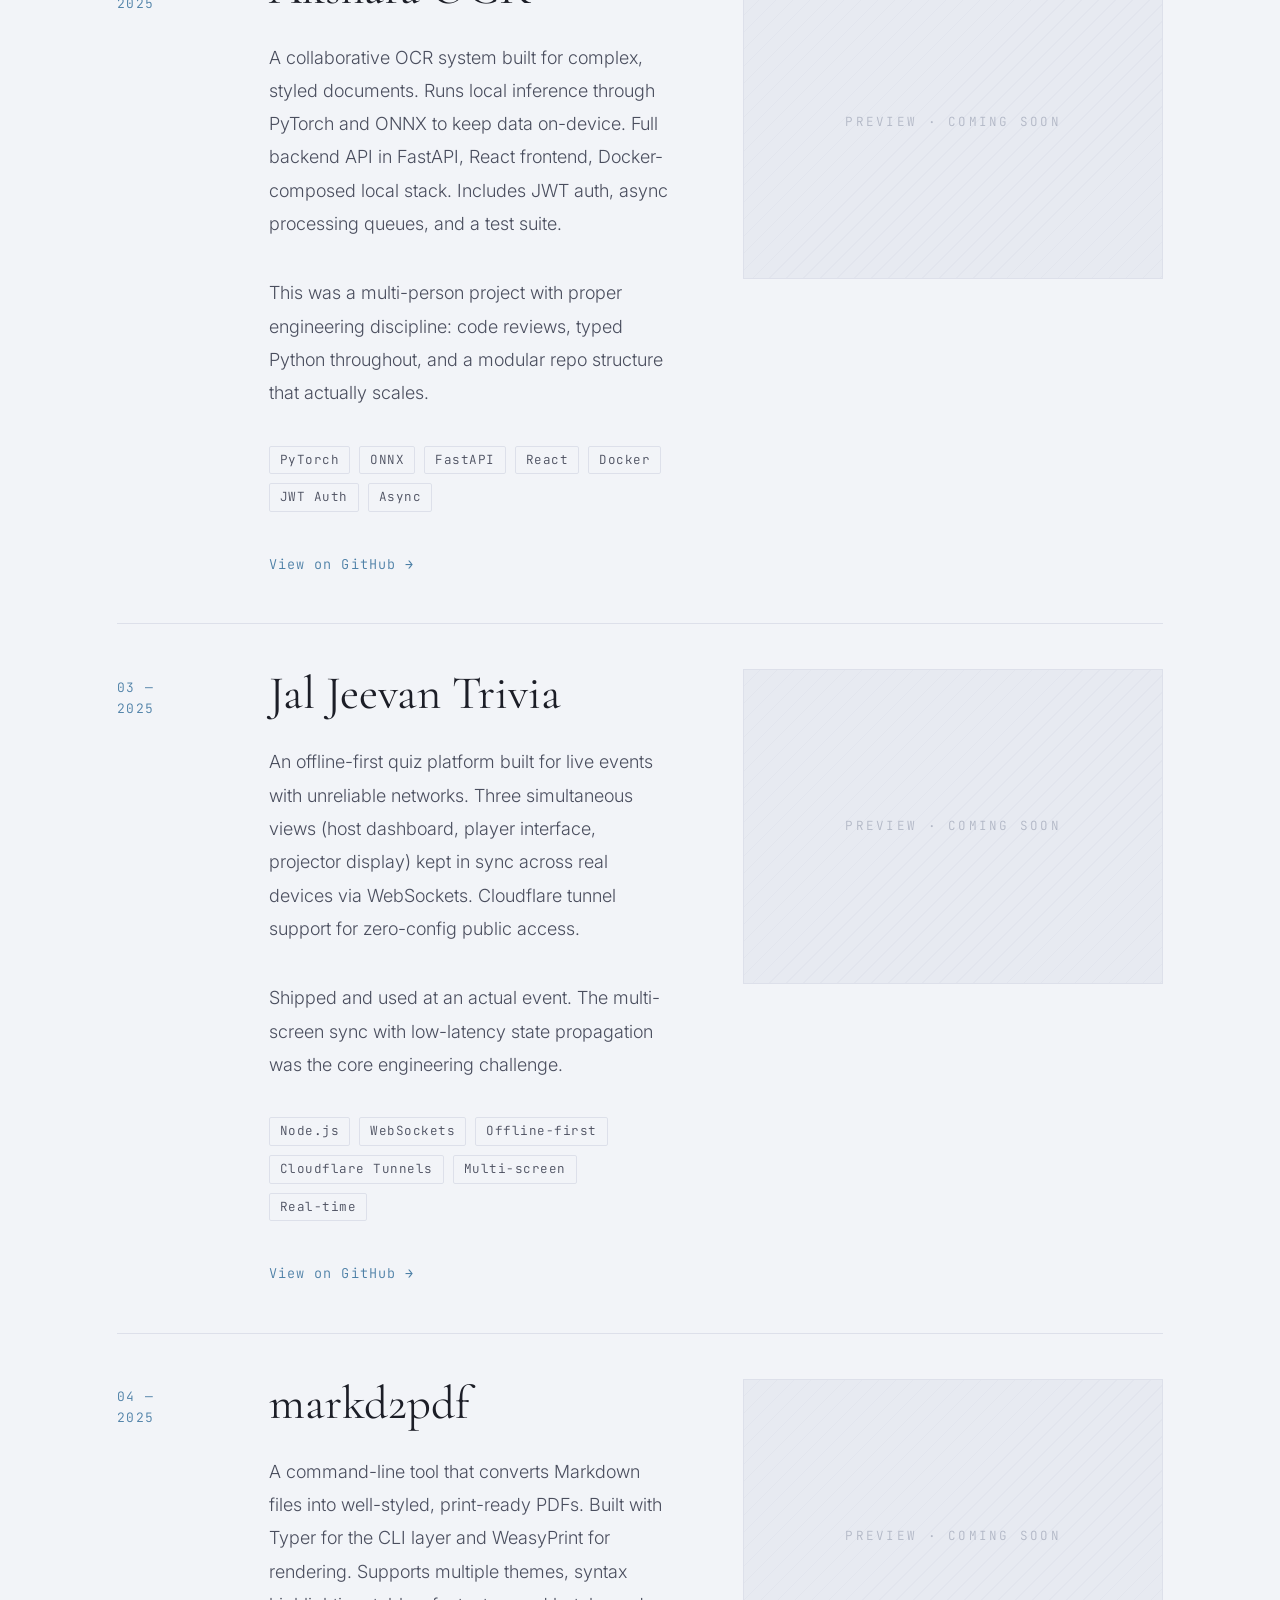
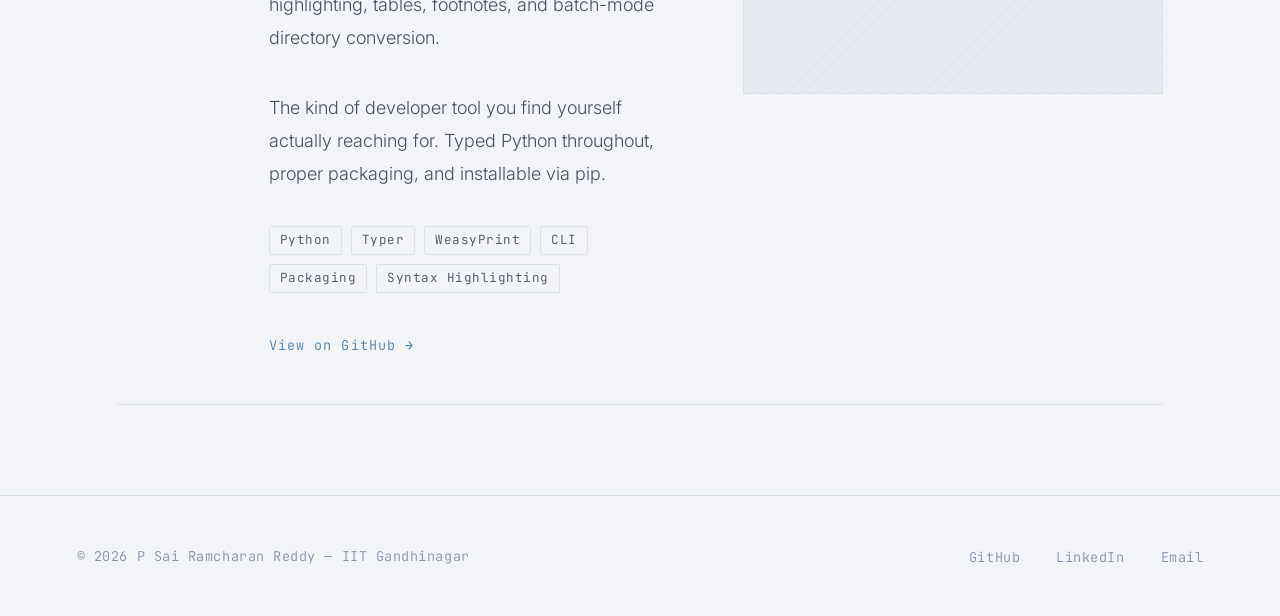
<file: works.html>
<!DOCTYPE html>
<html lang="en">
<head>
    <meta charset="UTF-8">
    <meta name="viewport" content="width=device-width, initial-scale=1.0">
    <meta name="description" content="Selected works — P Sai Ramcharan Reddy. AI systems, ML pipelines, and full-stack software.">

    <!-- Open Graph -->
    <meta property="og:title" content="Works — P Sai Ramcharan Reddy">
    <meta property="og:description" content="Four production AI systems shipped in year one. FastAPI, LLMs, PyTorch, WebSockets, and more.">
    <meta property="og:url" content="https://randomartist22.github.io/works.html">
    <meta property="og:type" content="website">
    <meta property="og:image" content="https://randomartist22.github.io/og-image.png">
    <meta property="og:image:width" content="1200">
    <meta property="og:image:height" content="630">
    <meta property="og:image:alt" content="P Sai Ramcharan Reddy — AI / ML Engineer at IIT Gandhinagar">

    <!-- Twitter Card -->
    <meta name="twitter:card" content="summary_large_image">
    <meta name="twitter:title" content="Works — P Sai Ramcharan Reddy">
    <meta name="twitter:description" content="Four production AI systems shipped in year one at IIT Gandhinagar.">
    <meta name="twitter:image" content="https://randomartist22.github.io/og-image.png">

    <title>Works — Sai Ramcharan</title>
    <link rel="icon" href="favicon.svg" type="image/svg+xml">

    <link rel="preconnect" href="https://fonts.googleapis.com">
    <link rel="preconnect" href="https://fonts.gstatic.com" crossorigin>
    <link href="https://fonts.googleapis.com/css2?family=Cormorant+Garamond:ital,wght@0,300;0,400;0,600;1,300;1,400&family=Inter:wght@300;400;500&family=JetBrains+Mono:wght@300;400&display=swap" rel="stylesheet">

    <link rel="stylesheet" href="css/style.css">

    <style>
        /* ---- Page-specific: works.html ---- */

        .page-header {
            padding-top: calc(70px + 10vh);
            padding-bottom: 8vh;
            border-bottom: 1px solid var(--bg-3);
        }

        .page-header-inner {
            display: grid;
            grid-template-columns: 1fr 1fr;
            gap: 6rem;
            align-items: end;
        }

        .page-title {
            font-family: var(--serif);
            font-size: clamp(4rem, 8vw, 7rem);
            font-weight: 300;
            letter-spacing: -0.03em;
            line-height: 0.9;
        }

        .page-title em {
            font-style: italic;
            color: var(--accent);
        }

        .page-intro {
            font-size: 1rem;
            color: var(--ink-mid);
            line-height: 1.8;
            max-width: 480px;
        }

        /* ---- Work items ---- */
        .works-container {
            padding: 10vh 0;
        }

        .work-entry {
            display: grid;
            grid-template-columns: 80px 1fr 420px;
            gap: 4rem;
            padding: 5vh 0;
            border-top: 1px solid var(--bg-3);
            align-items: start;
        }

        .work-entry:last-child {
            border-bottom: 1px solid var(--bg-3);
        }

        /* Left column: number */
        .we-num {
            font-family: var(--mono);
            font-size: 0.72rem;
            color: var(--accent);
            letter-spacing: 0.12em;
            padding-top: 0.4rem;
        }

        /* Center: text */
        .we-text { }

        .we-title {
            font-family: var(--serif);
            font-size: 2.6rem;
            font-weight: 400;
            color: var(--ink);
            margin-bottom: 1.5rem;
            line-height: 1.05;
        }

        .we-desc {
            font-size: 1rem;
            color: var(--ink-mid);
            line-height: 1.85;
            max-width: 540px;
            margin-bottom: 2rem;
        }

        .we-stack {
            display: flex;
            flex-wrap: wrap;
            gap: 0.5rem;
            margin-bottom: 2rem;
        }

        .we-tag {
            font-family: var(--mono);
            font-size: 0.7rem;
            color: var(--ink-mid);
            border: 1px solid var(--bg-3);
            border-radius: 2px;
            padding: 3px 10px;
            letter-spacing: 0.04em;
            transition: border-color 0.3s, color 0.3s;
        }

        .we-tag:hover {
            border-color: var(--accent);
            color: var(--accent);
        }

        .we-link {
            display: inline-flex;
            align-items: center;
            gap: 0.5rem;
            font-family: var(--mono);
            font-size: 0.75rem;
            letter-spacing: 0.08em;
            color: var(--accent);
            border-bottom: 1px solid transparent;
            padding-bottom: 2px;
            transition: border-color 0.3s, gap 0.3s var(--ease);
        }

        .we-link:hover {
            border-color: var(--accent);
            gap: 0.9rem;
        }

        /* Right column: media slot — drop an <img> or <video> inside */
        .we-visual {
            background-color: var(--bg-2);
            aspect-ratio: 4/3;
            overflow: hidden;
            position: relative;
            border: 1px solid var(--bg-3);
        }

        /* Placeholder label (shown while empty) */
        .we-visual::before {
            content: 'preview · coming soon';
            position: absolute;
            inset: 0;
            display: flex;
            align-items: center;
            justify-content: center;
            font-family: var(--mono);
            font-size: 0.7rem;
            letter-spacing: 0.18em;
            text-transform: uppercase;
            color: var(--ink-light);
            opacity: 0.55;
            pointer-events: none;
            z-index: 1;
        }

        /* Subtle diagonal hatch (shown while empty) */
        .we-visual::after {
            content: '';
            position: absolute;
            inset: 0;
            background-image: repeating-linear-gradient(
                135deg,
                transparent 0,
                transparent 11px,
                var(--bg-3) 11px,
                var(--bg-3) 12px
            );
            opacity: 0.5;
            pointer-events: none;
        }

        /* Auto-hide placeholder once a real image or video lives inside */
        .we-visual:has(img, video, picture) {
            border-color: transparent;
            background-color: transparent;
        }
        .we-visual:has(img, video, picture)::before,
        .we-visual:has(img, video, picture)::after {
            display: none;
        }

        .we-visual img,
        .we-visual video,
        .we-visual picture > img {
            width: 100%;
            height: 100%;
            object-fit: cover;
            display: block;
        }

        /* Responsive */
        @media (max-width: 1100px) {
            .work-entry {
                grid-template-columns: 60px 1fr;
                gap: 2rem;
            }
            .we-visual {
                grid-column: 1 / -1;
                aspect-ratio: 16/7;
            }
            .work-entry {
                /* reorder: num, visual, text */
            }
        }

        @media (max-width: 768px) {
            .page-header-inner {
                grid-template-columns: 1fr;
                gap: 2rem;
            }
            .work-entry {
                grid-template-columns: 1fr;
            }
            .we-num {
                padding-top: 0;
            }
        }
    </style>
</head>
<body>

<!-- ======== Navigation ======== -->
<nav class="site-nav">
    <a href="index.html" class="nav-logo">
        <div class="nav-dot"></div>
        randomartist22
    </a>
    <ul class="nav-links">
        <li><a href="index.html">Home</a></li>
        <li><a href="works.html">Works</a></li>
        <li><a href="contact.html">Contact</a></li>
    </ul>
    <button class="hamburger" id="hamburger" aria-label="Open menu" aria-expanded="false">
        <span class="hamburger-line"></span>
        <span class="hamburger-line"></span>
        <span class="hamburger-line"></span>
    </button>
</nav>

<!-- Mobile menu -->
<div class="mobile-menu" id="mobile-menu">
    <ul>
        <li><a href="index.html">Home</a></li>
        <li><a href="works.html">Works</a></li>
        <li><a href="contact.html">Contact</a></li>
    </ul>
</div>

<!-- ======== Page Header ======== -->
<header class="page-header">
    <div class="container">
        <div class="page-header-inner">
            <div class="section-label sr">
                <span class="section-label-text">Selected work</span>
            </div>
        </div>
        <h1 class="page-title sr sr-d1">
            Things<br>I've <em>built.</em>
        </h1>
        <p class="page-intro sr sr-d2" style="margin-top: 3rem;">
            Four production systems shipped in year one. Each one runs in the world, not just in a notebook.
        </p>
    </div>
</header>

<!-- ======== Works ======== -->
<main class="works-container">
    <div class="container">

        <!-- 01: AI Explainer Reels Factory -->
        <article class="work-entry sr" id="reels">
            <div class="we-num">01 &mdash; 2025</div>
            <div class="we-text">
                <h2 class="we-title">AI Explainer Reels Factory</h2>
                <p class="we-desc">
                    An end-to-end pipeline that takes a topic prompt and returns a finished short-form educational video. The system chains LLM script planning, TTS voiceover synthesis, automated asset generation, subtitle burning, and Remotion video rendering into a single workflow. Exposed over FastAPI with a Streamlit control UI.
                </p>
                <p class="we-desc">
                    The design goal was a real workflow, not a demo. Given a prompt, it handles every layer from script to final MP4 without human intervention.
                </p>
                <div class="we-stack">
                    <span class="we-tag">FastAPI</span>
                    <span class="we-tag">Streamlit</span>
                    <span class="we-tag">Remotion</span>
                    <span class="we-tag">LLM Orchestration</span>
                    <span class="we-tag">TTS</span>
                    <span class="we-tag">Asset Generation</span>
                    <span class="we-tag">Python</span>
                </div>
                <a href="https://github.com/RandomArtist22/informational-reels" target="_blank" rel="noopener" class="we-link">
                    View on GitHub &rarr;
                </a>
            </div>
            <div class="we-visual" aria-label="AI Explainer Reels Factory preview">
                <!-- Drop project GIF/video here, e.g.:
                     <img src="media/reels.gif" alt="AI Explainer Reels Factory in action"> -->
            </div>
        </article>

        <!-- 02: Akshara OCR -->
        <article class="work-entry sr" id="ocr">
            <div class="we-num">02 &mdash; 2025</div>
            <div class="we-text">
                <h2 class="we-title">Akshara OCR</h2>
                <p class="we-desc">
                    A collaborative OCR system built for complex, styled documents. Runs local inference through PyTorch and ONNX to keep data on-device. Full backend API in FastAPI, React frontend, Docker-composed local stack. Includes JWT auth, async processing queues, and a test suite.
                </p>
                <p class="we-desc">
                    This was a multi-person project with proper engineering discipline: code reviews, typed Python throughout, and a modular repo structure that actually scales.
                </p>
                <div class="we-stack">
                    <span class="we-tag">PyTorch</span>
                    <span class="we-tag">ONNX</span>
                    <span class="we-tag">FastAPI</span>
                    <span class="we-tag">React</span>
                    <span class="we-tag">Docker</span>
                    <span class="we-tag">JWT Auth</span>
                    <span class="we-tag">Async</span>
                </div>
                <a href="https://github.com/JayHire06/akshara-ocr" target="_blank" rel="noopener" class="we-link">
                    View on GitHub &rarr;
                </a>
            </div>
            <div class="we-visual" aria-label="Akshara OCR preview">
                <!-- Drop project GIF/video here, e.g.:
                     <img src="media/ocr.gif" alt="Akshara OCR in action"> -->
            </div>
        </article>

        <!-- 03: Jal Jeevan Trivia -->
        <article class="work-entry sr" id="trivia">
            <div class="we-num">03 &mdash; 2025</div>
            <div class="we-text">
                <h2 class="we-title">Jal Jeevan Trivia</h2>
                <p class="we-desc">
                    An offline-first quiz platform built for live events with unreliable networks. Three simultaneous views (host dashboard, player interface, projector display) kept in sync across real devices via WebSockets. Cloudflare tunnel support for zero-config public access.
                </p>
                <p class="we-desc">
                    Shipped and used at an actual event. The multi-screen sync with low-latency state propagation was the core engineering challenge.
                </p>
                <div class="we-stack">
                    <span class="we-tag">Node.js</span>
                    <span class="we-tag">WebSockets</span>
                    <span class="we-tag">Offline-first</span>
                    <span class="we-tag">Cloudflare Tunnels</span>
                    <span class="we-tag">Multi-screen</span>
                    <span class="we-tag">Real-time</span>
                </div>
                <a href="https://github.com/RandomArtist22/jal-jeevan-trivia" target="_blank" rel="noopener" class="we-link">
                    View on GitHub &rarr;
                </a>
            </div>
            <div class="we-visual" aria-label="Jal Jeevan Trivia preview">
                <!-- Drop project GIF/video here, e.g.:
                     <img src="media/trivia.gif" alt="Jal Jeevan Trivia in action"> -->
            </div>
        </article>

        <!-- 04: markd2pdf -->
        <article class="work-entry sr" id="markd2pdf">
            <div class="we-num">04 &mdash; 2025</div>
            <div class="we-text">
                <h2 class="we-title">markd2pdf</h2>
                <p class="we-desc">
                    A command-line tool that converts Markdown files into well-styled, print-ready PDFs. Built with Typer for the CLI layer and WeasyPrint for rendering. Supports multiple themes, syntax highlighting, tables, footnotes, and batch-mode directory conversion.
                </p>
                <p class="we-desc">
                    The kind of developer tool you find yourself actually reaching for. Typed Python throughout, proper packaging, and installable via pip.
                </p>
                <div class="we-stack">
                    <span class="we-tag">Python</span>
                    <span class="we-tag">Typer</span>
                    <span class="we-tag">WeasyPrint</span>
                    <span class="we-tag">CLI</span>
                    <span class="we-tag">Packaging</span>
                    <span class="we-tag">Syntax Highlighting</span>
                </div>
                <a href="https://github.com/RandomArtist22/md2pdf" target="_blank" rel="noopener" class="we-link">
                    View on GitHub &rarr;
                </a>
            </div>
            <div class="we-visual" aria-label="markd2pdf preview">
                <!-- Drop project GIF/video here, e.g.:
                     <img src="media/markd2pdf.gif" alt="markd2pdf in action"> -->
            </div>
        </article>

    </div>
</main>

<!-- ======== Footer ======== -->
<footer class="site-footer">
    <div class="footer-copy">
        &copy; 2026 P Sai Ramcharan Reddy &mdash; IIT Gandhinagar
    </div>
    <ul class="footer-links">
        <li><a href="https://github.com/RandomArtist22" target="_blank" rel="noopener">GitHub</a></li>
        <li><a href="https://www.linkedin.com/in/p-sai-ramcharan-reddy/" target="_blank" rel="noopener">LinkedIn</a></li>
        <li><a href="mailto:p.reddy@iitgn.ac.in">Email</a></li>
    </ul>
</footer>

<script>
    // ---- Scroll reveal ----
    const srEls = document.querySelectorAll('.sr');
    const srObserver = new IntersectionObserver(entries => {
        entries.forEach(e => {
            if (e.isIntersecting) { e.target.classList.add('in'); srObserver.unobserve(e.target); }
        });
    }, { threshold: 0.08 });
    srEls.forEach(el => srObserver.observe(el));
    window.addEventListener('load', () => {
        srEls.forEach(el => { if (el.getBoundingClientRect().top < window.innerHeight * 0.95) el.classList.add('in'); });
    });

    // ---- Mobile hamburger ----
    const hamburger = document.getElementById('hamburger');
    const mobileMenu = document.getElementById('mobile-menu');
    hamburger.addEventListener('click', () => {
        const isOpen = mobileMenu.classList.toggle('open');
        hamburger.classList.toggle('is-open', isOpen);
        hamburger.setAttribute('aria-expanded', isOpen);
    });
    document.addEventListener('click', e => {
        if (!hamburger.contains(e.target) && !mobileMenu.contains(e.target)) {
            mobileMenu.classList.remove('open');
            hamburger.classList.remove('is-open');
            hamburger.setAttribute('aria-expanded', false);
        }
    });

    // ---- Page transitions ----
    document.querySelectorAll('a[href]').forEach(a => {
        const href = a.getAttribute('href');
        if (href && !href.startsWith('http') && !href.startsWith('mailto') && !href.startsWith('#')) {
            a.addEventListener('click', e => {
                e.preventDefault();
                document.body.classList.add('page-exit');
                setTimeout(() => { window.location.href = a.href; }, 260);
            });
        }
    });
    window.addEventListener('pageshow', () => document.body.classList.remove('page-exit'));

    // ---- Active nav ----
    const currentPage = window.location.pathname.split('/').pop() || 'index.html';
    document.querySelectorAll('.nav-links a, .mobile-menu a').forEach(link => {
        const lhref = link.getAttribute('href');
        if (lhref && lhref === currentPage) link.classList.add('active');
    });

</script>
</body>
</html>
</file>
<file: css/style.css>
/* ================================================
   SHARED STYLESHEET — P Sai Ramcharan Reddy
   Japanese Minimalist / AI Engineering Portfolio
   ================================================ */

/* ---------- Tokens ---------- */
:root {
    /* Cool off-white palette */
    --bg:        #F2F4F8;
    --bg-2:      #E7EAF1;
    --bg-3:      #DDE0EA;

    /* Cool ink */
    --ink:       #1C1E27;
    --ink-mid:   #4A4E5E;
    --ink-light: #8890A4;

    /* Muted slate-blue accent */
    --accent:    #4C7FA6;
    --accent-2:  rgba(76, 127, 166, 0.10);
    --accent-3:  rgba(76, 127, 166, 0.06);

    /* Typography */
    --serif: 'Cormorant Garamond', Georgia, 'Times New Roman', serif;
    --sans:  'Inter', -apple-system, BlinkMacSystemFont, sans-serif;
    --mono:  'JetBrains Mono', 'Fira Code', 'Courier New', monospace;

    /* Easing */
    --ease:     cubic-bezier(0.76, 0, 0.24, 1);
    --ease-out: cubic-bezier(0.16, 1, 0.3, 1);
}

/* ---------- Reset & Base ---------- */
*, *::before, *::after {
    margin: 0;
    padding: 0;
    box-sizing: border-box;
}

html {
    font-size: 16px;
    scroll-behavior: smooth;
    -webkit-text-size-adjust: 100%;
}

/* Slightly bigger font for desktop */
@media (min-width: 1200px) {
    html {
        font-size: 18px;
    }
}

@media (min-width: 1024px) and (max-width: 1199px) {
    html {
        font-size: 17px;
    }
}

body {
    background-color: var(--bg);
    color: var(--ink);
    font-family: var(--sans);
    font-weight: 300;
    line-height: 1.65;
    overflow-x: hidden;
    -webkit-font-smoothing: antialiased;
    -moz-osx-font-smoothing: grayscale;
}

::selection {
    background-color: var(--ink);
    color: var(--bg);
}

a {
    color: inherit;
    text-decoration: none;
}

img {
    display: block;
    max-width: 100%;
}

/* ---------- Layout ---------- */
.container {
    width: 100%;
    max-width: 1200px;
    margin: 0 auto;
    padding: 0 6vw;
}

/* ---------- Navigation ---------- */
.site-nav {
    position: fixed;
    top: 0;
    left: 0;
    width: 100%;
    z-index: 200;
    padding: 0 6vw;
    height: 70px;
    display: flex;
    align-items: center;
    justify-content: space-between;
    /* Glassmorphism — very subtle, fits the cool palette */
    background: rgba(242, 244, 248, 0.80);
    backdrop-filter: blur(18px);
    -webkit-backdrop-filter: blur(18px);
    border-bottom: 1px solid rgba(28, 30, 39, 0.06);
}

.nav-logo {
    display: flex;
    align-items: center;
    gap: 10px;
    font-family: var(--mono);
    font-size: 0.82rem;
    font-weight: 400;
    letter-spacing: 0.04em;
    color: var(--ink);
    transition: opacity 0.3s;
}

.nav-logo:hover {
    opacity: 0.6;
}

.nav-dot {
    width: 7px;
    height: 7px;
    border-radius: 50%;
    background-color: var(--accent);
    flex-shrink: 0;
    transition: transform 0.4s var(--ease);
}

.nav-logo:hover .nav-dot {
    transform: scale(1.6);
}

.nav-links {
    display: flex;
    align-items: center;
    gap: 2.5rem;
    list-style: none;
}

.nav-links a {
    font-size: 0.82rem;
    font-weight: 400;
    letter-spacing: 0.05em;
    text-transform: uppercase;
    color: var(--ink-mid);
    position: relative;
    padding-bottom: 3px;
    transition: color 0.3s;
}

.nav-links a::after {
    content: '';
    position: absolute;
    bottom: 0;
    left: 0;
    width: 0;
    height: 1px;
    background-color: var(--accent);
    transition: width 0.4s var(--ease);
}

.nav-links a:hover,
.nav-links a.active {
    color: var(--ink);
}

.nav-links a:hover::after,
.nav-links a.active::after {
    width: 100%;
}

.nav-links a.nav-disabled {
    color: var(--ink-light);
    cursor: default;
    pointer-events: none;
}

.nav-links a.nav-disabled::after { display: none; }

.nav-soon {
    font-family: var(--mono);
    font-size: 0.65rem;
    color: var(--ink-light);
    border: 1px solid var(--bg-3);
    border-radius: 20px;
    padding: 1px 7px;
    margin-left: 6px;
    vertical-align: middle;
    letter-spacing: 0.04em;
}

/* ---------- Scroll Reveal ---------- */
.sr {
    opacity: 0;
    transform: translateY(32px);
    transition: opacity 0.9s var(--ease-out), transform 0.9s var(--ease-out);
}

.sr.in {
    opacity: 1;
    transform: translateY(0);
}

/* Delay helpers */
.sr-d1 { transition-delay: 0.1s; }
.sr-d2 { transition-delay: 0.2s; }
.sr-d3 { transition-delay: 0.3s; }
.sr-d4 { transition-delay: 0.4s; }
.sr-d5 { transition-delay: 0.5s; }

/* ---------- Section headers ---------- */
.section-label {
    display: flex;
    align-items: center;
    gap: 1.2rem;
    margin-bottom: 5vh;
}

.section-label::before {
    content: '';
    display: block;
    width: 40px;
    height: 1px;
    background-color: var(--accent);
    flex-shrink: 0;
}

.section-label-text {
    font-family: var(--mono);
    font-size: 0.75rem;
    text-transform: uppercase;
    letter-spacing: 0.15em;
    color: var(--accent);
}

.section-title {
    font-family: var(--serif);
    font-size: clamp(2.8rem, 5vw, 4.5rem);
    font-weight: 400;
    letter-spacing: -0.02em;
    line-height: 1;
    margin-bottom: 2rem;
}

/* ---------- Footer ---------- */
.site-footer {
    border-top: 1px solid var(--bg-3);
    padding: 2.5rem 6vw;
    display: flex;
    align-items: center;
    justify-content: space-between;
    flex-wrap: wrap;
    gap: 1rem;
}

.footer-copy {
    font-family: var(--mono);
    font-size: 0.75rem;
    color: var(--ink-light);
    letter-spacing: 0.04em;
}

.footer-links {
    display: flex;
    gap: 2rem;
    list-style: none;
}

.footer-links a {
    font-family: var(--mono);
    font-size: 0.75rem;
    color: var(--ink-light);
    letter-spacing: 0.04em;
    transition: color 0.3s;
}

.footer-links a:hover {
    color: var(--accent);
}

/* ---------- Page transitions ---------- */
@keyframes page-enter {
    from { opacity: 0; }
    to   { opacity: 1; }
}

body {
    /* Every page load: gentle fade-in */
    animation: page-enter 0.4s ease forwards;
}

body.page-exit {
    /* Navigating away: fade out and lift */
    animation: none; /* stop any entry animation */
    opacity: 0;
    transform: translateY(-7px);
    transition: opacity 0.26s ease, transform 0.26s ease;
    pointer-events: none;
}

/* ---------- Custom scrollbar ---------- */
::-webkit-scrollbar { width: 3px; }
::-webkit-scrollbar-track { background: transparent; }
::-webkit-scrollbar-thumb {
    background: var(--bg-3);
    border-radius: 2px;
}
::-webkit-scrollbar-thumb:hover { background: var(--ink-light); }

/* ---------- Hamburger button ---------- */
.hamburger {
    display: none;
    flex-direction: column;
    justify-content: center;
    gap: 5px;
    background: none;
    border: none;
    cursor: pointer;
    padding: 6px;
    z-index: 201;
}

.hamburger-line {
    display: block;
    width: 20px;
    height: 1.5px;
    background-color: var(--ink);
    border-radius: 1px;
    transform-origin: center;
    transition: transform 0.35s var(--ease), opacity 0.25s ease;
}

.hamburger.is-open .hamburger-line:nth-child(1) {
    transform: translateY(6.5px) rotate(45deg);
}
.hamburger.is-open .hamburger-line:nth-child(2) {
    opacity: 0;
    transform: scaleX(0);
}
.hamburger.is-open .hamburger-line:nth-child(3) {
    transform: translateY(-6.5px) rotate(-45deg);
}

/* ---------- Mobile menu ---------- */
.mobile-menu {
    display: none;
    position: fixed;
    top: 70px;
    left: 0;
    width: 100%;
    background: rgba(242, 244, 248, 0.97);
    backdrop-filter: blur(20px);
    -webkit-backdrop-filter: blur(20px);
    border-bottom: 1px solid var(--bg-3);
    padding: 3rem 6vw 3.5rem;
    z-index: 198;
    opacity: 0;
    transform: translateY(-6px);
    transition: opacity 0.32s var(--ease-out), transform 0.32s var(--ease-out);
    pointer-events: none;
}

.mobile-menu.open {
    opacity: 1;
    transform: translateY(0);
    pointer-events: auto;
}

.mobile-menu ul {
    list-style: none;
    display: flex;
    flex-direction: column;
    gap: 2rem;
}

.mobile-menu ul li a {
    font-family: var(--serif);
    font-size: 2.4rem;
    font-weight: 300;
    letter-spacing: -0.02em;
    color: var(--ink);
    transition: color 0.3s, font-style 0.3s;
}

.mobile-menu ul li a:hover,
.mobile-menu ul li a.active {
    color: var(--accent);
    font-style: italic;
}

.mobile-menu ul li a.nav-disabled {
    color: var(--ink-light);
    pointer-events: none;
    font-size: 1.8rem;
}

/* ---------- Responsive ---------- */
@media (max-width: 768px) {
    .nav-links {
        display: none;
    }
    .hamburger {
        display: flex;
    }
    .mobile-menu {
        display: block;
    }
}
</file>
